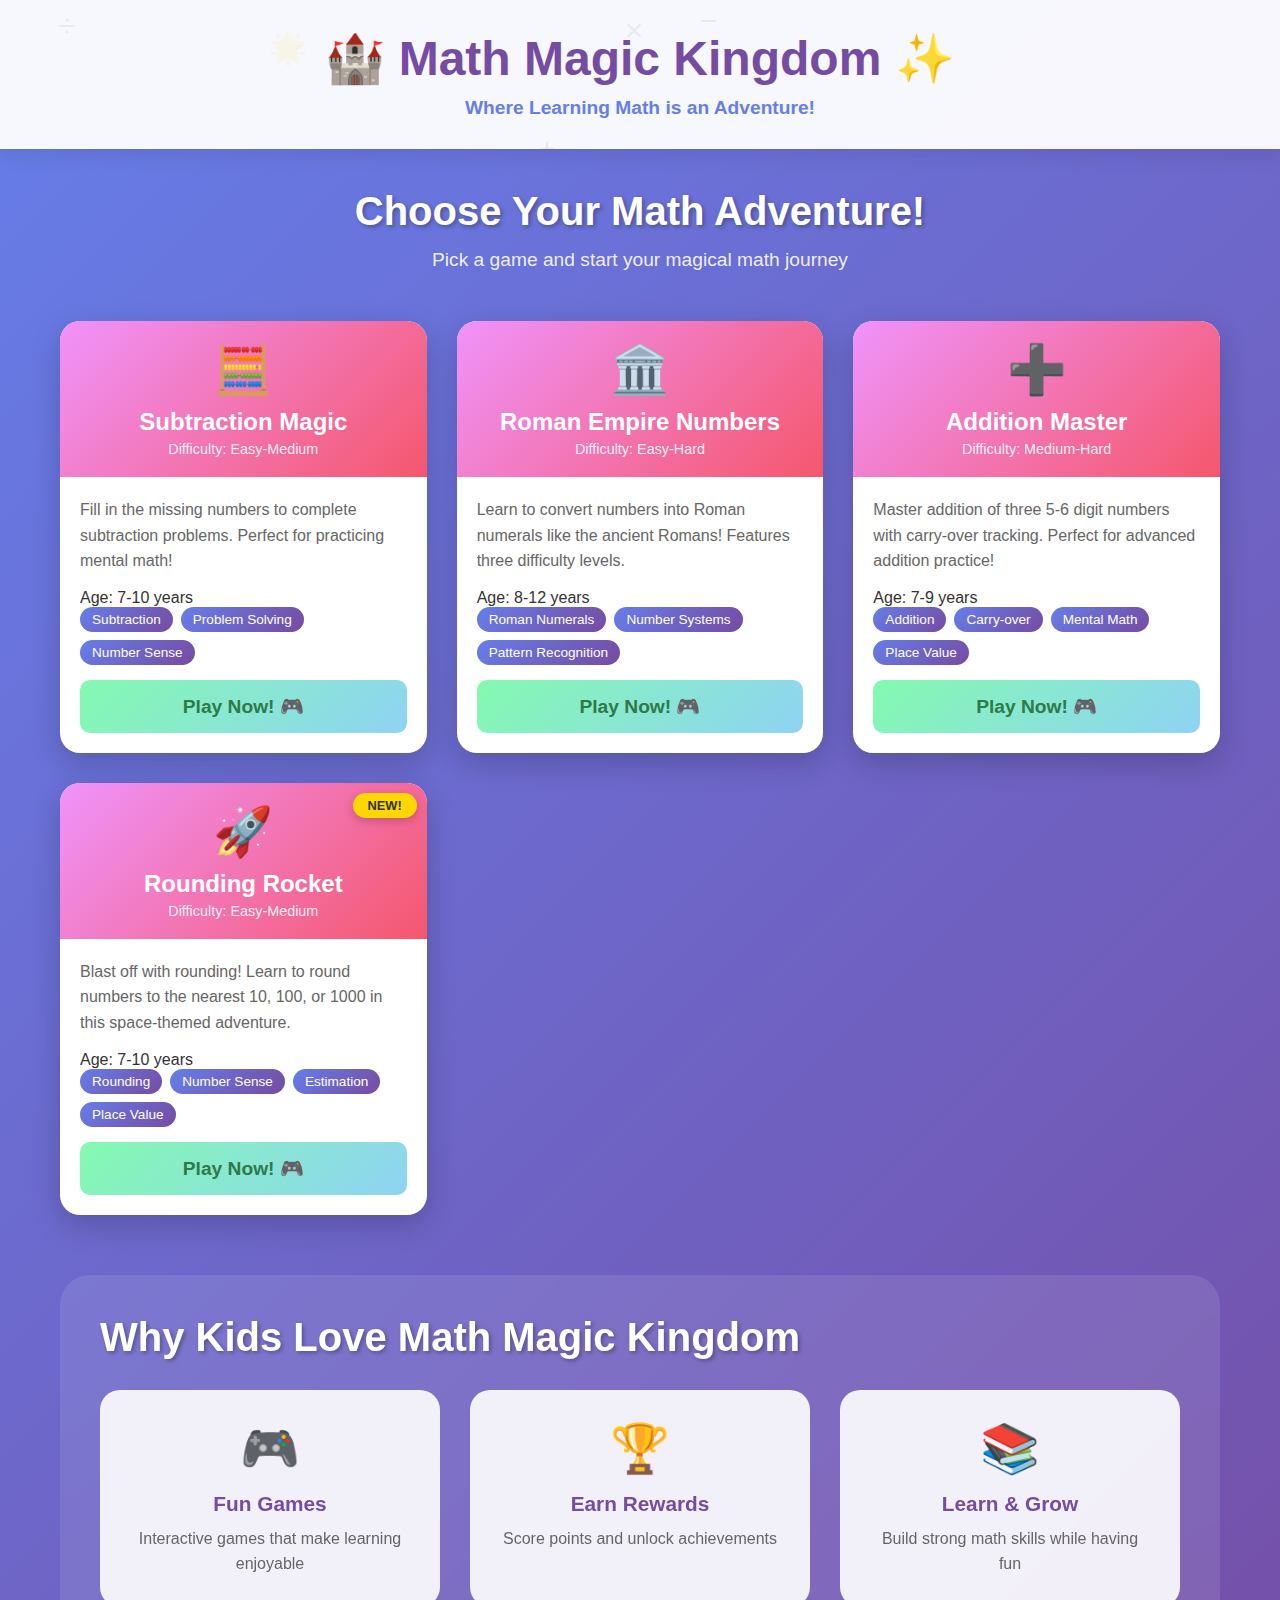
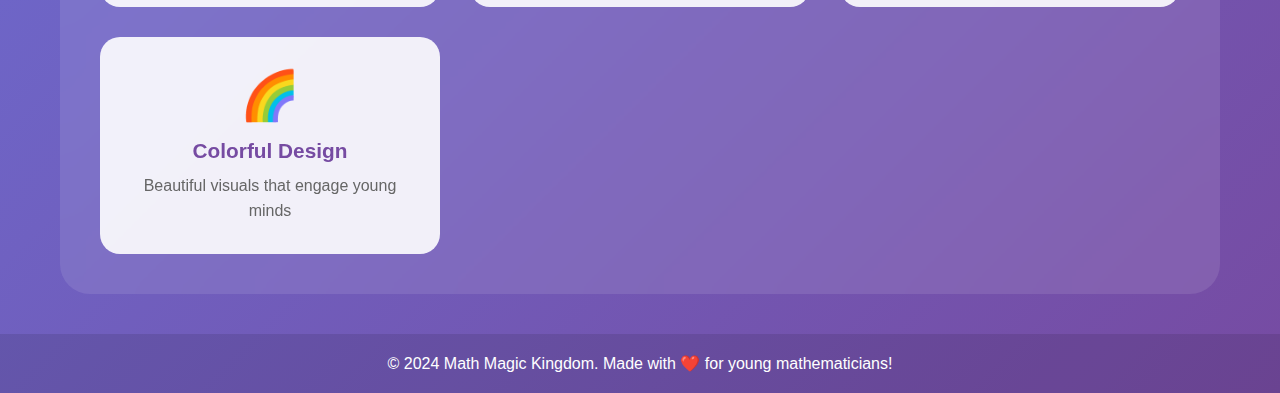
<file: index.html>
<!DOCTYPE html>
<html lang="en">
<head>
    <meta charset="UTF-8">
    <meta name="viewport" content="width=device-width, initial-scale=1.0">
    <title>Math Magic Kingdom - Fun Math Games for Kids</title>
    <link rel="stylesheet" href="styles.css">
</head>
<body>
    <div class="site-wrapper">
        <header class="main-header">
            <div class="header-content">
                <h1 class="site-title">
                    <span class="magic-icon">🏰</span>
                    Math Magic Kingdom
                    <span class="magic-icon">✨</span>
                </h1>
                <p class="site-tagline">Where Learning Math is an Adventure!</p>
            </div>
            <div class="floating-shapes">
                <div class="shape shape-1">+</div>
                <div class="shape shape-2">−</div>
                <div class="shape shape-3">×</div>
                <div class="shape shape-4">÷</div>
                <div class="shape shape-5">🌟</div>
            </div>
        </header>

        <main class="main-content">
            <section class="hero-section">
                <h2 class="section-title">Choose Your Math Adventure!</h2>
                <p class="section-subtitle">Pick a game and start your magical math journey</p>
            </section>

            <section class="games-gallery" id="gamesGallery">
                <!-- Games will be dynamically loaded here -->
            </section>

            <section class="features-section">
                <h2 class="section-title">Why Kids Love Math Magic Kingdom</h2>
                <div class="features-grid">
                    <div class="feature-card">
                        <div class="feature-icon">🎮</div>
                        <h3>Fun Games</h3>
                        <p>Interactive games that make learning enjoyable</p>
                    </div>
                    <div class="feature-card">
                        <div class="feature-icon">🏆</div>
                        <h3>Earn Rewards</h3>
                        <p>Score points and unlock achievements</p>
                    </div>
                    <div class="feature-card">
                        <div class="feature-icon">📚</div>
                        <h3>Learn & Grow</h3>
                        <p>Build strong math skills while having fun</p>
                    </div>
                    <div class="feature-card">
                        <div class="feature-icon">🌈</div>
                        <h3>Colorful Design</h3>
                        <p>Beautiful visuals that engage young minds</p>
                    </div>
                </div>
            </section>
        </main>

        <footer class="main-footer">
            <p>&copy; 2024 Math Magic Kingdom. Made with ❤️ for young mathematicians!</p>
        </footer>
    </div>

    <div id="gameModal" class="game-modal">
        <div class="modal-content">
            <button class="close-button" onclick="closeGame()">&times;</button>
            <iframe id="gameFrame" class="game-frame"></iframe>
        </div>
    </div>

    <script src="games-data.js"></script>
    <script src="main.js"></script>
</body>
</html>
</file>
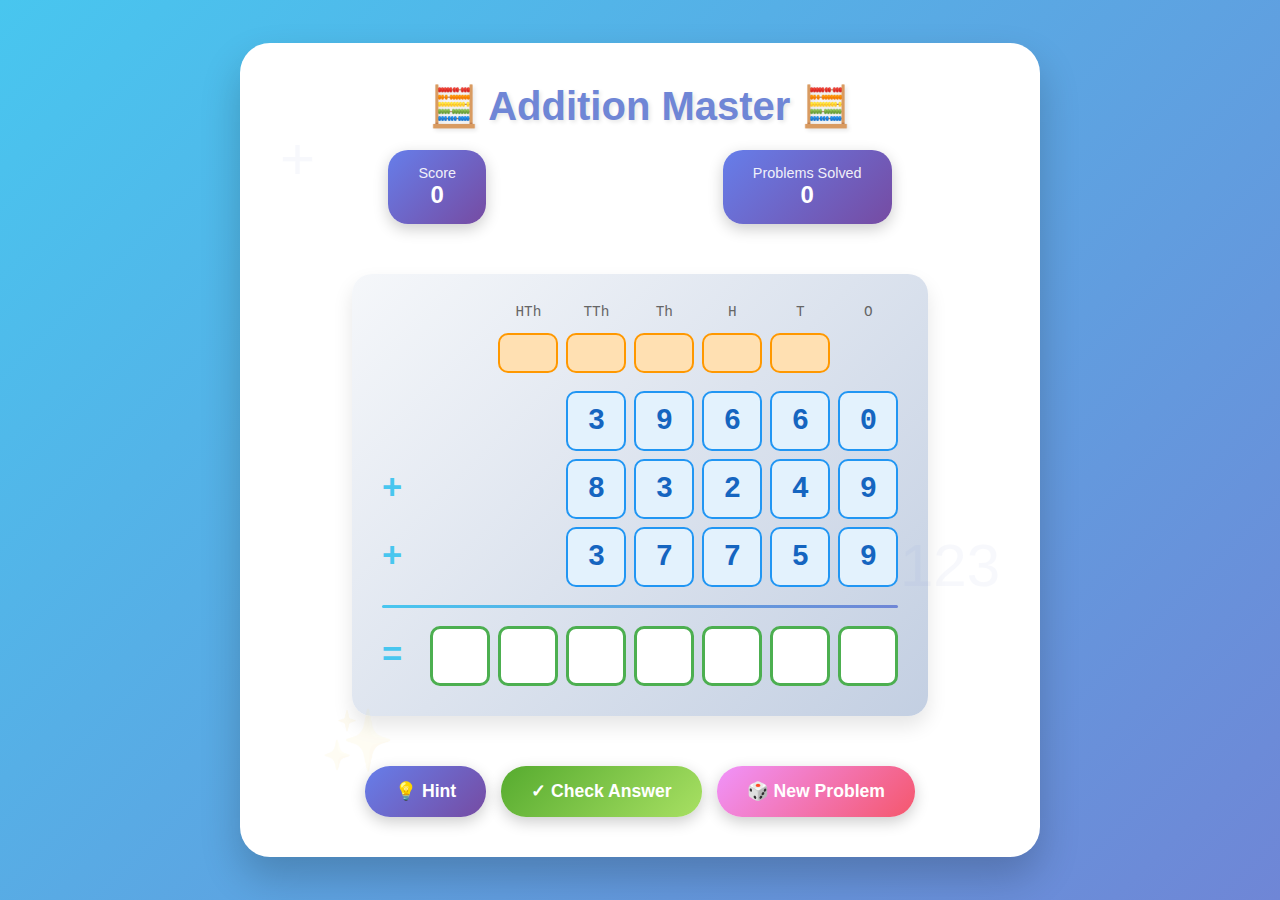
<file: games/addition-carry-game.html>
<!DOCTYPE html>
<html lang="en">
<head>
    <meta charset="UTF-8">
    <meta name="viewport" content="width=device-width, initial-scale=1.0">
    <title>Addition Master with Carry</title>
    <style>
        * {
            margin: 0;
            padding: 0;
            box-sizing: border-box;
        }

        body {
            font-family: 'Comic Sans MS', 'Arial', sans-serif;
            background: linear-gradient(135deg, #48c6ef 0%, #6f86d6 100%);
            min-height: 100vh;
            display: flex;
            justify-content: center;
            align-items: center;
            padding: 20px;
        }

        .game-container {
            background: white;
            border-radius: 30px;
            padding: 40px;
            box-shadow: 0 20px 40px rgba(0, 0, 0, 0.2);
            max-width: 800px;
            width: 100%;
            text-align: center;
            position: relative;
            overflow: hidden;
        }

        .math-decoration {
            position: absolute;
            font-size: 60px;
            opacity: 0.05;
            color: #6f86d6;
            animation: float 20s infinite ease-in-out;
        }

        .decoration-1 { top: 10%; left: 5%; animation-delay: 0s; }
        .decoration-2 { top: 60%; right: 5%; animation-delay: 5s; }
        .decoration-3 { bottom: 10%; left: 10%; animation-delay: 10s; }

        @keyframes float {
            0%, 100% { transform: translateY(0) rotate(0deg); }
            25% { transform: translateY(-20px) rotate(10deg); }
            50% { transform: translateY(0) rotate(-10deg); }
            75% { transform: translateY(20px) rotate(5deg); }
        }

        h1 {
            color: #6f86d6;
            font-size: 2.5em;
            margin-bottom: 20px;
            text-shadow: 2px 2px 4px rgba(0, 0, 0, 0.1);
            position: relative;
            z-index: 1;
        }

        .score-section {
            display: flex;
            justify-content: space-around;
            margin-bottom: 30px;
            gap: 20px;
        }

        .score-box {
            background: linear-gradient(135deg, #667eea 0%, #764ba2 100%);
            color: white;
            padding: 15px 30px;
            border-radius: 20px;
            box-shadow: 0 5px 15px rgba(0, 0, 0, 0.2);
        }

        .score-label {
            font-size: 0.9em;
            opacity: 0.9;
        }

        .score-value {
            font-size: 1.5em;
            font-weight: bold;
        }

        .addition-problem {
            background: linear-gradient(135deg, #f5f7fa 0%, #c3cfe2 100%);
            border-radius: 20px;
            padding: 30px;
            margin: 20px auto;
            box-shadow: 0 10px 20px rgba(0, 0, 0, 0.1);
            display: inline-block;
        }

        .problem-grid {
            display: grid;
            grid-template-columns: auto repeat(7, 60px);
            gap: 8px;
            align-items: center;
            font-family: 'Courier New', monospace;
            font-size: 1.8em;
        }

        .carry-row {
            grid-column: 2 / -1;
            display: grid;
            grid-template-columns: repeat(7, 60px);
            gap: 8px;
            margin-bottom: 10px;
        }

        .carry-box {
            width: 60px;
            height: 40px;
            background: #ffe0b2;
            border: 2px solid #ff9800;
            border-radius: 10px;
            font-size: 0.8em;
            text-align: center;
            padding: 5px;
            color: #e65100;
            font-weight: bold;
        }

        .carry-input {
            width: 100%;
            height: 100%;
            border: none;
            background: transparent;
            text-align: center;
            font-size: 1.2em;
            color: #e65100;
            font-weight: bold;
            outline: none;
        }

        .place-label {
            font-size: 0.5em;
            color: #666;
            text-align: center;
            grid-column: 2 / -1;
            display: grid;
            grid-template-columns: repeat(7, 60px);
            gap: 8px;
            margin-bottom: 5px;
        }

        .number-row {
            display: contents;
        }

        .operator {
            font-size: 1.2em;
            color: #48c6ef;
            font-weight: bold;
            text-align: right;
            padding-right: 20px;
        }

        .digit-box {
            width: 60px;
            height: 60px;
            background: #e3f2fd;
            border: 2px solid #2196f3;
            border-radius: 10px;
            display: flex;
            align-items: center;
            justify-content: center;
            font-weight: bold;
            color: #1565c0;
            transition: all 0.3s ease;
        }

        .result-input {
            width: 60px;
            height: 60px;
            background: white;
            border: 3px solid #4caf50;
            border-radius: 10px;
            text-align: center;
            font-size: 1.5em;
            font-weight: bold;
            color: #2e7d32;
            transition: all 0.3s ease;
        }

        .result-input:focus {
            outline: none;
            transform: scale(1.1);
            box-shadow: 0 0 15px rgba(76, 175, 80, 0.5);
        }

        .divider {
            grid-column: 1 / -1;
            height: 3px;
            background: linear-gradient(90deg, #48c6ef 0%, #6f86d6 100%);
            margin: 10px 0;
            border-radius: 3px;
        }

        .result-row {
            display: contents;
        }

        .buttons-container {
            display: flex;
            gap: 15px;
            justify-content: center;
            margin-top: 30px;
            flex-wrap: wrap;
        }

        button {
            background: linear-gradient(135deg, #667eea 0%, #764ba2 100%);
            color: white;
            border: none;
            padding: 15px 30px;
            font-size: 1.1em;
            border-radius: 25px;
            cursor: pointer;
            transition: all 0.3s ease;
            box-shadow: 0 5px 15px rgba(0, 0, 0, 0.2);
            font-weight: bold;
        }

        button:hover {
            transform: translateY(-3px);
            box-shadow: 0 8px 20px rgba(0, 0, 0, 0.3);
        }

        button:active {
            transform: translateY(-1px);
        }

        button:disabled {
            background: #ccc;
            cursor: not-allowed;
            transform: none;
        }

        .check-btn {
            background: linear-gradient(135deg, #56ab2f 0%, #a8e063 100%);
        }

        .new-btn {
            background: linear-gradient(135deg, #f093fb 0%, #f5576c 100%);
        }

        .message {
            font-size: 1.3em;
            margin: 20px 0;
            padding: 15px;
            border-radius: 15px;
            font-weight: bold;
            animation: slideIn 0.5s ease-out;
        }

        @keyframes slideIn {
            from {
                opacity: 0;
                transform: translateY(-20px);
            }
            to {
                opacity: 1;
                transform: translateY(0);
            }
        }

        .correct {
            background: linear-gradient(135deg, #11998e 0%, #38ef7d 100%);
            color: white;
        }

        .incorrect {
            background: linear-gradient(135deg, #eb3349 0%, #f45c43 100%);
            color: white;
        }

        .confetti {
            position: absolute;
            width: 10px;
            height: 10px;
            background: #f0f;
            animation: confetti-fall 3s linear;
        }

        @keyframes confetti-fall {
            0% {
                transform: translateY(-100vh) rotate(0deg);
                opacity: 1;
            }
            100% {
                transform: translateY(100vh) rotate(720deg);
                opacity: 0;
            }
        }

        .hint {
            background: linear-gradient(135deg, #f7b733 0%, #fc4a1a 100%);
            color: white;
            padding: 10px 20px;
            border-radius: 15px;
            margin: 15px 0;
            font-size: 0.9em;
            display: none;
        }

        @media (max-width: 700px) {
            .problem-grid {
                grid-template-columns: auto repeat(7, 40px);
                font-size: 1.4em;
                gap: 5px;
            }
            
            .digit-box, .result-input, .carry-box {
                width: 40px;
                height: 40px;
            }
            
            .carry-row, .place-label {
                grid-template-columns: repeat(7, 40px);
                gap: 5px;
            }
            
            h1 {
                font-size: 2em;
            }
        }
    </style>
</head>
<body>
    <div class="game-container">
        <div class="math-decoration decoration-1">+</div>
        <div class="math-decoration decoration-2">123</div>
        <div class="math-decoration decoration-3">✨</div>
        
        <h1>🧮 Addition Master 🧮</h1>
        
        <div class="score-section">
            <div class="score-box">
                <div class="score-label">Score</div>
                <div class="score-value" id="score">0</div>
            </div>
            <div class="score-box">
                <div class="score-label">Problems Solved</div>
                <div class="score-value" id="solved">0</div>
            </div>
        </div>
        
        <div class="addition-problem">
            <div class="problem-grid">
                <!-- Place value labels -->
                <div></div>
                <div class="place-label">
                    <div style="visibility: hidden;">M</div>
                    <div>HTh</div>
                    <div>TTh</div>
                    <div>Th</div>
                    <div>H</div>
                    <div>T</div>
                    <div>O</div>
                </div>
                
                <!-- Carry row -->
                <div></div>
                <div class="carry-row" id="carryRow">
                    <!-- Carry boxes will be generated here -->
                </div>
                
                <!-- First number -->
                <div class="operator"></div>
                <div id="number1" class="number-row">
                    <!-- Digits will be generated here -->
                </div>
                
                <!-- Second number -->
                <div class="operator">+</div>
                <div id="number2" class="number-row">
                    <!-- Digits will be generated here -->
                </div>
                
                <!-- Third number -->
                <div class="operator">+</div>
                <div id="number3" class="number-row">
                    <!-- Digits will be generated here -->
                </div>
                
                <!-- Divider -->
                <div class="divider"></div>
                
                <!-- Result -->
                <div class="operator">=</div>
                <div id="result" class="result-row">
                    <!-- Result inputs will be generated here -->
                </div>
            </div>
        </div>
        
        <div class="hint" id="hint">
            💡 Remember: Start adding from the ones place (rightmost column). If the sum is 10 or more, write the ones digit and carry the tens digit to the next column!
        </div>
        
        <div id="message"></div>
        
        <div class="buttons-container">
            <button onclick="showHint()">💡 Hint</button>
            <button class="check-btn" onclick="checkAnswer()" id="checkBtn">✓ Check Answer</button>
            <button class="new-btn" onclick="newProblem()">🎲 New Problem</button>
        </div>
    </div>

    <script>
        let currentProblem = {
            num1: 0,
            num2: 0,
            num3: 0,
            sum: 0,
            carries: []
        };
        let score = 0;
        let solved = 0;

        function generateNumber(digits) {
            const min = Math.pow(10, digits - 1);
            const max = Math.pow(10, digits) - 1;
            return Math.floor(Math.random() * (max - min + 1)) + min;
        }

        function calculateAdditionWithCarries(num1, num2, num3) {
            const str1 = num1.toString().padStart(6, '0');
            const str2 = num2.toString().padStart(6, '0');
            const str3 = num3.toString().padStart(6, '0');
            
            let carry = 0;
            let carries = [];
            let result = '';
            
            // Process from right to left
            for (let i = 5; i >= 0; i--) {
                const digit1 = parseInt(str1[i]);
                const digit2 = parseInt(str2[i]);
                const digit3 = parseInt(str3[i]);
                const sum = digit1 + digit2 + digit3 + carry;
                
                if (i > 0) { // Not the leftmost digit
                    carries[i - 1] = Math.floor(sum / 10);
                    carry = carries[i - 1];
                } else {
                    carry = 0;
                }
                
                result = (sum % 10) + result;
            }
            
            // Add final carry if exists
            if (carry > 0) {
                result = carry + result;
            }
            
            return {
                sum: parseInt(result),
                carries: carries
            };
        }

        function displayProblem() {
            // Generate numbers (5-6 digits)
            const digits = Math.random() < 0.5 ? 5 : 6;
            currentProblem.num1 = generateNumber(digits);
            currentProblem.num2 = generateNumber(digits);
            currentProblem.num3 = generateNumber(digits);
            
            const calculation = calculateAdditionWithCarries(
                currentProblem.num1,
                currentProblem.num2,
                currentProblem.num3
            );
            
            currentProblem.sum = calculation.sum;
            currentProblem.carries = calculation.carries;
            
            // Display carry boxes
            const carryRow = document.getElementById('carryRow');
            carryRow.innerHTML = '';
            for (let i = 0; i < 7; i++) {
                const carryBox = document.createElement('div');
                carryBox.className = 'carry-box';
                if (i > 0 && i < 6) { // Carry boxes for columns 1-5 (0-indexed)
                    const input = document.createElement('input');
                    input.type = 'text';
                    input.className = 'carry-input';
                    input.maxLength = 1;
                    input.dataset.position = i - 1; // Adjust position for carry calculation
                    input.addEventListener('input', handleCarryInput);
                    carryBox.appendChild(input);
                } else {
                    carryBox.style.visibility = 'hidden';
                }
                carryRow.appendChild(carryBox);
            }
            
            // Display numbers
            displayNumber('number1', currentProblem.num1);
            displayNumber('number2', currentProblem.num2);
            displayNumber('number3', currentProblem.num3);
            
            // Display result inputs
            const resultDiv = document.getElementById('result');
            resultDiv.innerHTML = '';
            const resultStr = currentProblem.sum.toString();
            
            // Always show 7 digits for result (6 digits + potential carry)
            const numDigits = 7;
            
            for (let i = 0; i < numDigits; i++) {
                const input = document.createElement('input');
                input.type = 'text';
                input.className = 'result-input';
                input.maxLength = 1;
                input.dataset.position = i;
                input.addEventListener('input', handleResultInput);
                resultDiv.appendChild(input);
            }
            
            // Clear message
            document.getElementById('message').innerHTML = '';
            document.getElementById('hint').style.display = 'none';
        }

        function displayNumber(elementId, number) {
            const container = document.getElementById(elementId);
            container.innerHTML = '';
            const numberStr = number.toString();
            const paddingNeeded = 7 - numberStr.length; // Pad to 7 digits now
            
            // Add empty boxes for padding (including extra space for potential carry)
            for (let i = 0; i < paddingNeeded; i++) {
                const box = document.createElement('div');
                box.className = 'digit-box';
                box.textContent = '';
                box.style.visibility = 'hidden'; // Keep the space but hide the box
                container.appendChild(box);
            }
            
            // Add the actual digits
            numberStr.split('').forEach(digit => {
                const box = document.createElement('div');
                box.className = 'digit-box';
                box.textContent = digit;
                container.appendChild(box);
            });
        }

        function handleCarryInput(event) {
            const input = event.target;
            input.value = input.value.replace(/[^0-9]/g, '');
            
            // Auto-focus next input
            if (input.value && input.dataset.position > 0) {
                const nextPos = parseInt(input.dataset.position) - 1;
                const nextInput = document.querySelector(`.carry-input[data-position="${nextPos}"]`);
                if (nextInput) nextInput.focus();
            }
        }

        function handleResultInput(event) {
            const input = event.target;
            input.value = input.value.replace(/[^0-9]/g, '');
            
            // Auto-focus next input
            if (input.value) {
                const allInputs = document.querySelectorAll('.result-input');
                const currentIndex = Array.from(allInputs).indexOf(input);
                if (currentIndex < allInputs.length - 1) {
                    allInputs[currentIndex + 1].focus();
                }
            }
        }

        function checkAnswer() {
            let correct = true;
            const messageDiv = document.getElementById('message');
            
            // Check carries
            const carryInputs = document.querySelectorAll('.carry-input');
            carryInputs.forEach((input, index) => {
                const expectedCarry = currentProblem.carries[index] || 0;
                const userCarry = parseInt(input.value) || 0;
                
                if (userCarry !== expectedCarry) {
                    correct = false;
                    input.style.backgroundColor = '#ffcdd2';
                } else if (expectedCarry > 0) {
                    input.style.backgroundColor = '#c8e6c9';
                }
            });
            
            // Check result
            const resultInputs = document.querySelectorAll('.result-input');
            const userAnswer = Array.from(resultInputs).map(input => input.value).join('').replace(/^0+/, '') || '0';
            const correctAnswer = currentProblem.sum.toString();
            
            if (userAnswer === correctAnswer && correct) {
                score += 10;
                solved++;
                messageDiv.innerHTML = '<div class="message correct">🎉 Excellent! Perfect addition with carries! 🎉</div>';
                createConfetti();
                updateScore();
                document.getElementById('checkBtn').disabled = true;
            } else {
                messageDiv.innerHTML = '<div class="message incorrect">Not quite right. Check your carries and try again!</div>';
                
                // Highlight incorrect result digits
                resultInputs.forEach((input, index) => {
                    if (input.value !== correctAnswer[index]) {
                        input.style.backgroundColor = '#ffcdd2';
                    } else {
                        input.style.backgroundColor = '#c8e6c9';
                    }
                });
            }
        }

        function createConfetti() {
            const colors = ['#ff6b6b', '#4ecdc4', '#45b7d1', '#f9ca24', '#f0932b', '#eb4d4b', '#6ab04c'];
            
            for (let i = 0; i < 50; i++) {
                const confetti = document.createElement('div');
                confetti.className = 'confetti';
                confetti.style.left = Math.random() * 100 + '%';
                confetti.style.backgroundColor = colors[Math.floor(Math.random() * colors.length)];
                confetti.style.animationDelay = Math.random() * 3 + 's';
                confetti.style.animationDuration = (3 + Math.random() * 2) + 's';
                document.querySelector('.game-container').appendChild(confetti);
                
                setTimeout(() => confetti.remove(), 5000);
            }
        }

        function showHint() {
            const hint = document.getElementById('hint');
            hint.style.display = hint.style.display === 'none' ? 'block' : 'none';
        }

        function newProblem() {
            displayProblem();
            document.getElementById('checkBtn').disabled = false;
            
            // Reset styles
            document.querySelectorAll('input').forEach(input => {
                input.value = '';
                input.style.backgroundColor = '';
            });
        }

        function updateScore() {
            document.getElementById('score').textContent = score;
            document.getElementById('solved').textContent = solved;
        }

        // Initialize game
        newProblem();
    </script>
</body>
</html>
</file>
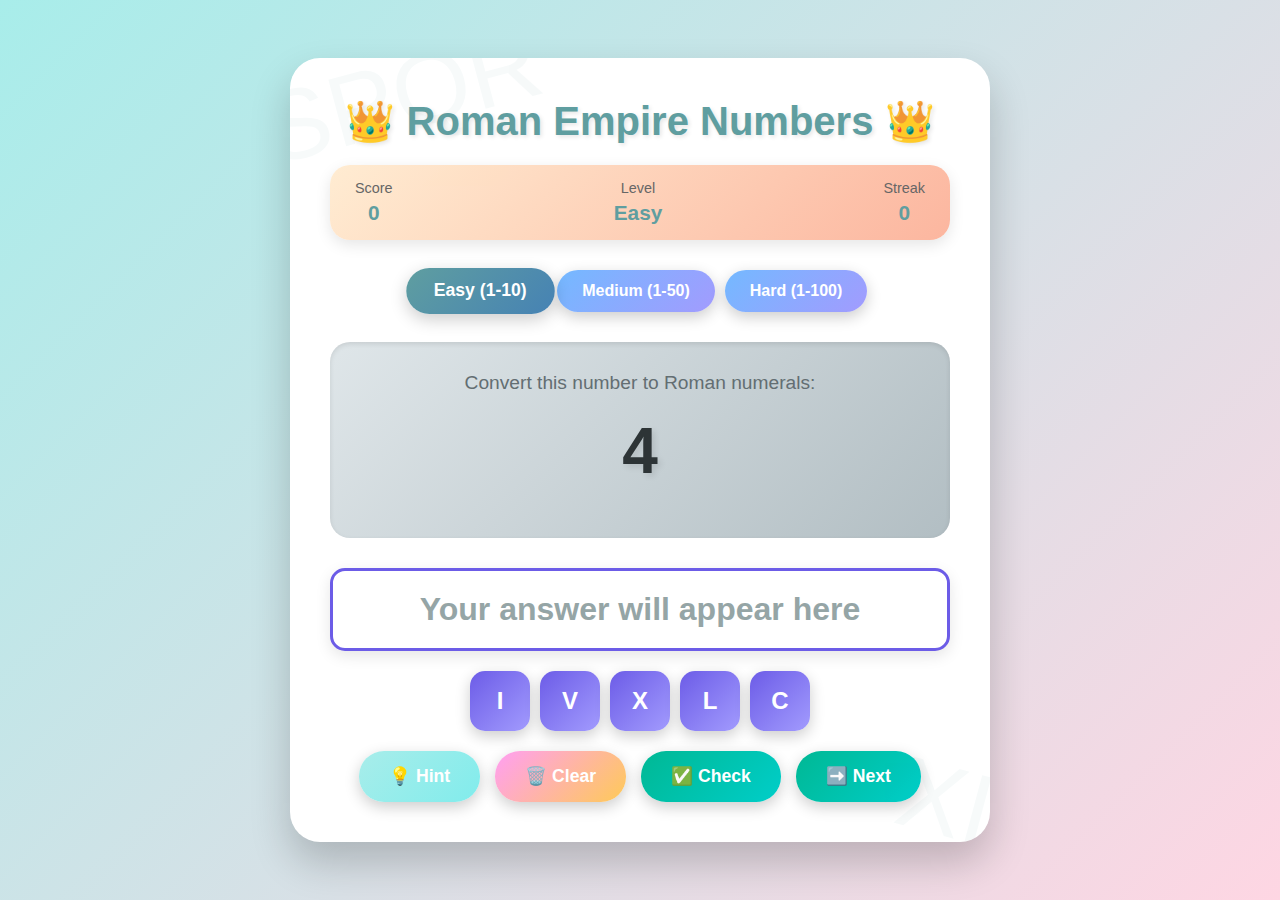
<file: games/roman-numerals-game.html>
<!DOCTYPE html>
<html lang="en">
<head>
    <meta charset="UTF-8">
    <meta name="viewport" content="width=device-width, initial-scale=1.0">
    <title>Roman Empire Numbers</title>
    <style>
        * {
            margin: 0;
            padding: 0;
            box-sizing: border-box;
        }

        body {
            font-family: 'Comic Sans MS', 'Arial', sans-serif;
            background: linear-gradient(135deg, #a8edea 0%, #fed6e3 100%);
            min-height: 100vh;
            display: flex;
            justify-content: center;
            align-items: center;
            padding: 20px;
        }

        .game-container {
            background: white;
            border-radius: 30px;
            padding: 40px;
            box-shadow: 0 20px 40px rgba(0, 0, 0, 0.2);
            max-width: 700px;
            width: 100%;
            text-align: center;
            position: relative;
            overflow: hidden;
        }

        .roman-decoration {
            position: absolute;
            font-size: 100px;
            opacity: 0.05;
            color: #5f9ea0;
            pointer-events: none;
        }

        .decoration-1 { top: -20px; left: -30px; transform: rotate(-15deg); }
        .decoration-2 { bottom: -20px; right: -30px; transform: rotate(15deg); }

        h1 {
            color: #5f9ea0;
            font-size: 2.5em;
            margin-bottom: 20px;
            text-shadow: 2px 2px 4px rgba(0, 0, 0, 0.1);
            position: relative;
            z-index: 1;
        }

        .emperor-icon {
            display: inline-block;
            animation: crown-bounce 2s ease-in-out infinite;
        }

        @keyframes crown-bounce {
            0%, 100% { transform: translateY(0) rotate(0deg); }
            25% { transform: translateY(-5px) rotate(-5deg); }
            75% { transform: translateY(-5px) rotate(5deg); }
        }

        .game-info {
            display: flex;
            justify-content: space-between;
            align-items: center;
            margin-bottom: 30px;
            background: linear-gradient(135deg, #ffecd2 0%, #fcb69f 100%);
            padding: 15px 25px;
            border-radius: 20px;
            box-shadow: 0 5px 15px rgba(0, 0, 0, 0.1);
        }

        .info-item {
            display: flex;
            flex-direction: column;
            align-items: center;
        }

        .info-label {
            font-size: 0.9em;
            color: #666;
            margin-bottom: 5px;
        }

        .info-value {
            font-size: 1.3em;
            font-weight: bold;
            color: #5f9ea0;
        }

        .difficulty-buttons {
            display: flex;
            gap: 10px;
            justify-content: center;
            margin-bottom: 30px;
            flex-wrap: wrap;
        }

        .difficulty-btn {
            background: linear-gradient(135deg, #74b9ff 0%, #a29bfe 100%);
            color: white;
            border: none;
            padding: 12px 25px;
            font-size: 1em;
            border-radius: 25px;
            cursor: pointer;
            transition: all 0.3s ease;
            box-shadow: 0 5px 15px rgba(0, 0, 0, 0.2);
            font-weight: bold;
        }

        .difficulty-btn:hover {
            transform: translateY(-3px);
            box-shadow: 0 8px 20px rgba(0, 0, 0, 0.3);
        }

        .difficulty-btn.active {
            background: linear-gradient(135deg, #5f9ea0 0%, #4682b4 100%);
            transform: scale(1.1);
        }

        .question-container {
            background: linear-gradient(135deg, #dfe6e9 0%, #b2bec3 100%);
            border-radius: 20px;
            padding: 30px;
            margin-bottom: 30px;
            box-shadow: inset 0 2px 5px rgba(0, 0, 0, 0.1);
        }

        .question-number {
            font-size: 4em;
            color: #2d3436;
            font-weight: bold;
            margin: 20px 0;
            text-shadow: 3px 3px 6px rgba(0, 0, 0, 0.1);
        }

        .roman-input-container {
            display: flex;
            justify-content: center;
            gap: 10px;
            margin: 20px 0;
            flex-wrap: wrap;
        }

        .roman-button {
            background: linear-gradient(135deg, #6c5ce7 0%, #a29bfe 100%);
            color: white;
            border: none;
            width: 60px;
            height: 60px;
            font-size: 1.5em;
            font-weight: bold;
            border-radius: 15px;
            cursor: pointer;
            transition: all 0.3s ease;
            box-shadow: 0 5px 15px rgba(0, 0, 0, 0.2);
        }

        .roman-button:hover {
            transform: translateY(-3px) scale(1.1);
            box-shadow: 0 8px 20px rgba(0, 0, 0, 0.3);
        }

        .roman-button:active {
            transform: translateY(-1px);
        }

        .answer-display {
            background: white;
            border: 3px solid #6c5ce7;
            border-radius: 15px;
            padding: 20px;
            margin: 20px 0;
            min-height: 80px;
            display: flex;
            align-items: center;
            justify-content: center;
            font-size: 2em;
            font-weight: bold;
            color: #2d3436;
            box-shadow: 0 5px 15px rgba(0, 0, 0, 0.1);
            position: relative;
        }

        .answer-display.correct {
            border-color: #00b894;
            background: linear-gradient(135deg, #55efc4 0%, #00b894 100%);
            color: white;
        }

        .answer-display.incorrect {
            border-color: #ee5a6f;
            background: linear-gradient(135deg, #f8b5c1 0%, #ee5a6f 100%);
            color: white;
            animation: shake 0.5s ease-in-out;
        }

        @keyframes shake {
            0%, 100% { transform: translateX(0); }
            25% { transform: translateX(-10px); }
            75% { transform: translateX(10px); }
        }

        .control-buttons {
            display: flex;
            gap: 15px;
            justify-content: center;
            margin-top: 20px;
            flex-wrap: wrap;
        }

        .control-btn {
            background: linear-gradient(135deg, #00b894 0%, #00cec9 100%);
            color: white;
            border: none;
            padding: 15px 30px;
            font-size: 1.1em;
            font-weight: bold;
            border-radius: 25px;
            cursor: pointer;
            transition: all 0.3s ease;
            box-shadow: 0 5px 15px rgba(0, 0, 0, 0.2);
        }

        .control-btn:hover {
            transform: translateY(-3px);
            box-shadow: 0 8px 20px rgba(0, 0, 0, 0.3);
        }

        .control-btn:disabled {
            background: #bdc3c7;
            cursor: not-allowed;
            transform: none;
        }

        .clear-btn {
            background: linear-gradient(135deg, #ff9ff3 0%, #feca57 100%);
        }

        .hint-btn {
            background: linear-gradient(135deg, #a8edea 0%, #81ecec 100%);
        }

        .message {
            font-size: 1.3em;
            margin: 20px 0;
            padding: 15px;
            border-radius: 15px;
            font-weight: bold;
            animation: slideIn 0.5s ease-out;
        }

        @keyframes slideIn {
            from {
                opacity: 0;
                transform: translateY(-20px);
            }
            to {
                opacity: 1;
                transform: translateY(0);
            }
        }

        .hint-container {
            background: linear-gradient(135deg, #ffecd2 0%, #fcb69f 100%);
            border-radius: 15px;
            padding: 15px;
            margin: 20px 0;
            font-size: 1.1em;
            color: #2d3436;
            display: none;
        }

        .roman-chart {
            display: grid;
            grid-template-columns: repeat(auto-fit, minmax(80px, 1fr));
            gap: 10px;
            margin-top: 10px;
        }

        .chart-item {
            background: white;
            padding: 10px;
            border-radius: 10px;
            box-shadow: 0 3px 10px rgba(0, 0, 0, 0.1);
        }

        .chart-roman {
            font-size: 1.5em;
            color: #5f9ea0;
            font-weight: bold;
        }

        .chart-number {
            font-size: 1em;
            color: #636e72;
        }

        .sparkles {
            position: absolute;
            pointer-events: none;
            width: 100%;
            height: 100%;
            top: 0;
            left: 0;
        }

        .sparkle {
            position: absolute;
            font-size: 20px;
            animation: sparkle-fall 1s ease-out forwards;
        }

        @keyframes sparkle-fall {
            0% {
                transform: translateY(0) rotate(0deg);
                opacity: 1;
            }
            100% {
                transform: translateY(50px) rotate(360deg);
                opacity: 0;
            }
        }

        @media (max-width: 600px) {
            h1 { font-size: 2em; }
            .question-number { font-size: 3em; }
            .roman-button { width: 50px; height: 50px; font-size: 1.2em; }
            .control-btn { padding: 12px 20px; font-size: 1em; }
        }
    </style>
</head>
<body>
    <div class="game-container">
        <div class="roman-decoration decoration-1">SPQR</div>
        <div class="roman-decoration decoration-2">XII</div>
        
        <h1><span class="emperor-icon">👑</span> Roman Empire Numbers <span class="emperor-icon">👑</span></h1>
        
        <div class="game-info">
            <div class="info-item">
                <span class="info-label">Score</span>
                <span class="info-value" id="score">0</span>
            </div>
            <div class="info-item">
                <span class="info-label">Level</span>
                <span class="info-value" id="level">Easy</span>
            </div>
            <div class="info-item">
                <span class="info-label">Streak</span>
                <span class="info-value" id="streak">0</span>
            </div>
        </div>
        
        <div class="difficulty-buttons">
            <button class="difficulty-btn active" onclick="setDifficulty('easy')">Easy (1-10)</button>
            <button class="difficulty-btn" onclick="setDifficulty('medium')">Medium (1-50)</button>
            <button class="difficulty-btn" onclick="setDifficulty('hard')">Hard (1-100)</button>
        </div>
        
        <div class="question-container">
            <p style="font-size: 1.2em; color: #636e72; margin-bottom: 10px;">Convert this number to Roman numerals:</p>
            <div class="question-number" id="questionNumber">5</div>
        </div>
        
        <div class="answer-display" id="answerDisplay">
            <span id="answerText">Your answer will appear here</span>
            <div class="sparkles" id="sparkles"></div>
        </div>
        
        <div class="roman-input-container">
            <button class="roman-button" onclick="addRoman('I')">I</button>
            <button class="roman-button" onclick="addRoman('V')">V</button>
            <button class="roman-button" onclick="addRoman('X')">X</button>
            <button class="roman-button" onclick="addRoman('L')">L</button>
            <button class="roman-button" onclick="addRoman('C')">C</button>
        </div>
        
        <div class="control-buttons">
            <button class="control-btn hint-btn" onclick="showHint()">💡 Hint</button>
            <button class="control-btn clear-btn" onclick="clearAnswer()">🗑️ Clear</button>
            <button class="control-btn" onclick="checkAnswer()">✅ Check</button>
            <button class="control-btn" onclick="nextQuestion()">➡️ Next</button>
        </div>
        
        <div class="hint-container" id="hintContainer">
            <p><strong>Roman Numeral Guide:</strong></p>
            <div class="roman-chart">
                <div class="chart-item">
                    <div class="chart-roman">I</div>
                    <div class="chart-number">1</div>
                </div>
                <div class="chart-item">
                    <div class="chart-roman">V</div>
                    <div class="chart-number">5</div>
                </div>
                <div class="chart-item">
                    <div class="chart-roman">X</div>
                    <div class="chart-number">10</div>
                </div>
                <div class="chart-item">
                    <div class="chart-roman">L</div>
                    <div class="chart-number">50</div>
                </div>
                <div class="chart-item">
                    <div class="chart-roman">C</div>
                    <div class="chart-number">100</div>
                </div>
            </div>
            <p style="margin-top: 10px; font-size: 0.9em;">Remember: Smaller values before larger values means subtraction (IV = 4)</p>
        </div>
        
        <div id="message"></div>
    </div>

    <script>
        let currentNumber = 5;
        let currentAnswer = '';
        let score = 0;
        let streak = 0;
        let difficulty = 'easy';
        let difficulties = {
            easy: { min: 1, max: 10, name: 'Easy' },
            medium: { min: 1, max: 50, name: 'Medium' },
            hard: { min: 1, max: 100, name: 'Hard' }
        };

        function toRoman(num) {
            const romanNumerals = [
                { value: 100, numeral: 'C' },
                { value: 90, numeral: 'XC' },
                { value: 50, numeral: 'L' },
                { value: 40, numeral: 'XL' },
                { value: 10, numeral: 'X' },
                { value: 9, numeral: 'IX' },
                { value: 5, numeral: 'V' },
                { value: 4, numeral: 'IV' },
                { value: 1, numeral: 'I' }
            ];

            let result = '';
            for (const { value, numeral } of romanNumerals) {
                while (num >= value) {
                    result += numeral;
                    num -= value;
                }
            }
            return result;
        }

        function generateQuestion() {
            const diff = difficulties[difficulty];
            currentNumber = Math.floor(Math.random() * (diff.max - diff.min + 1)) + diff.min;
            document.getElementById('questionNumber').textContent = currentNumber;
            clearAnswer();
            document.getElementById('message').innerHTML = '';
            document.getElementById('hintContainer').style.display = 'none';
        }

        function addRoman(numeral) {
            currentAnswer += numeral;
            updateAnswerDisplay();
            
            // Add click animation
            const display = document.getElementById('answerDisplay');
            display.style.transform = 'scale(1.05)';
            setTimeout(() => {
                display.style.transform = 'scale(1)';
            }, 100);
        }

        function updateAnswerDisplay() {
            const answerText = document.getElementById('answerText');
            if (currentAnswer === '') {
                answerText.textContent = 'Your answer will appear here';
                answerText.style.color = '#95a5a6';
            } else {
                answerText.textContent = currentAnswer;
                answerText.style.color = '#2d3436';
            }
        }

        function clearAnswer() {
            currentAnswer = '';
            updateAnswerDisplay();
            const display = document.getElementById('answerDisplay');
            display.className = 'answer-display';
        }

        function checkAnswer() {
            const correctAnswer = toRoman(currentNumber);
            const display = document.getElementById('answerDisplay');
            const messageDiv = document.getElementById('message');
            
            if (currentAnswer === correctAnswer) {
                display.className = 'answer-display correct';
                score += 10;
                streak++;
                messageDiv.innerHTML = '<div class="message" style="color: #00b894;">🎉 Excellent! That\'s correct! 🎉</div>';
                createSparkles();
                updateScore();
            } else {
                display.className = 'answer-display incorrect';
                streak = 0;
                messageDiv.innerHTML = `<div class="message" style="color: #d63031;">😔 Not quite. The answer is ${correctAnswer}</div>`;
                updateScore();
            }
        }

        function createSparkles() {
            const sparklesContainer = document.getElementById('sparkles');
            sparklesContainer.innerHTML = '';
            
            const sparkleEmojis = ['✨', '⭐', '🌟', '💫', '🏆'];
            for (let i = 0; i < 10; i++) {
                const sparkle = document.createElement('div');
                sparkle.className = 'sparkle';
                sparkle.textContent = sparkleEmojis[Math.floor(Math.random() * sparkleEmojis.length)];
                sparkle.style.left = Math.random() * 100 + '%';
                sparkle.style.animationDelay = Math.random() * 0.5 + 's';
                sparklesContainer.appendChild(sparkle);
            }
        }

        function nextQuestion() {
            generateQuestion();
        }

        function setDifficulty(level) {
            difficulty = level;
            document.querySelectorAll('.difficulty-btn').forEach(btn => btn.classList.remove('active'));
            event.target.classList.add('active');
            document.getElementById('level').textContent = difficulties[level].name;
            generateQuestion();
        }

        function showHint() {
            const hintContainer = document.getElementById('hintContainer');
            hintContainer.style.display = hintContainer.style.display === 'none' ? 'block' : 'none';
        }

        function updateScore() {
            document.getElementById('score').textContent = score;
            document.getElementById('streak').textContent = streak;
        }

        // Initialize game
        generateQuestion();
    </script>
</body>
</html>
</file>
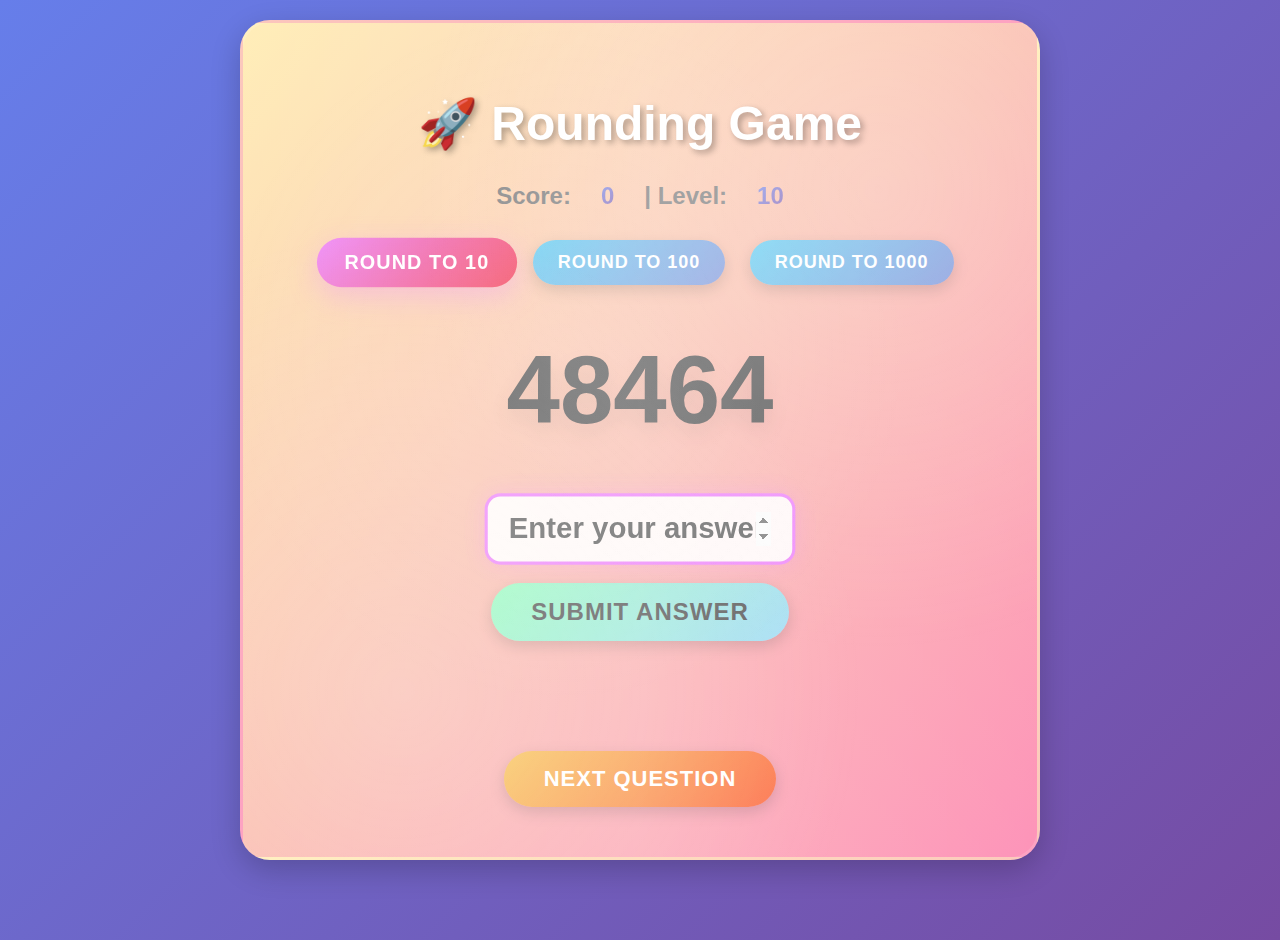
<file: games/rounding-game.html>
<!DOCTYPE html>
<html>
<head>
    <meta charset="UTF-8">
    <title>Rounding Game</title>
    <style>
        body {
            font-family: 'Comic Sans MS', 'Arial', sans-serif;
            max-width: 800px;
            margin: 0 auto;
            padding: 20px;
            background: linear-gradient(135deg, #667eea 0%, #764ba2 100%);
            min-height: 100vh;
        }
        .container {
            background: linear-gradient(135deg, #ffeaa7 0%, #fab1a0 50%, #fd79a8 100%);
            padding: 40px;
            border-radius: 30px;
            box-shadow: 0 10px 30px rgba(0, 0, 0, 0.2);
            text-align: center;
            position: relative;
            overflow: hidden;
            border: 3px solid rgba(255, 255, 255, 0.3);
        }
        .container::before {
            content: '';
            position: absolute;
            top: -50%;
            right: -50%;
            width: 200%;
            height: 200%;
            background: linear-gradient(45deg, transparent, rgba(255, 255, 255, 0.3), transparent);
            transform: rotate(45deg);
            animation: shimmer 3s infinite;
        }
        .container::after {
            content: '';
            position: absolute;
            top: 0;
            left: 0;
            right: 0;
            bottom: 0;
            background: 
                radial-gradient(circle at 20% 80%, rgba(255, 255, 255, 0.2) 0%, transparent 50%),
                radial-gradient(circle at 80% 20%, rgba(255, 255, 255, 0.2) 0%, transparent 50%),
                radial-gradient(circle at 40% 40%, rgba(255, 255, 255, 0.1) 0%, transparent 50%);
            pointer-events: none;
        }
        @keyframes shimmer {
            0% { transform: translateX(-100%) translateY(-100%) rotate(45deg); }
            100% { transform: translateX(100%) translateY(100%) rotate(45deg); }
        }
        h1 {
            color: white;
            font-size: 48px;
            margin-bottom: 30px;
            text-shadow: 3px 3px 6px rgba(0,0,0,0.3);
            position: relative;
            z-index: 1;
        }
        .stats {
            margin: 20px 0;
            font-size: 24px;
            color: #666;
            font-weight: bold;
            display: flex;
            justify-content: center;
            gap: 30px;
        }
        .stats span {
            background: linear-gradient(135deg, #667eea 0%, #764ba2 100%);
            -webkit-background-clip: text;
            -webkit-text-fill-color: transparent;
            background-clip: text;
        }
        .number {
            font-size: 96px;
            color: #333;
            margin: 40px 0;
            font-weight: bold;
            animation: floating 3s ease-in-out infinite;
            text-shadow: 0 10px 20px rgba(0, 0, 0, 0.1);
        }
        @keyframes floating {
            0%, 100% { transform: translateY(0px); }
            50% { transform: translateY(-10px); }
        }
        button {
            font-size: 20px;
            padding: 15px 30px;
            margin: 10px;
            border: none;
            border-radius: 50px;
            cursor: pointer;
            background: linear-gradient(135deg, #667eea 0%, #764ba2 100%);
            color: white;
            font-weight: bold;
            transition: all 0.3s ease;
            box-shadow: 0 5px 15px rgba(0, 0, 0, 0.2);
            text-transform: uppercase;
            letter-spacing: 1px;
        }
        button:hover {
            transform: translateY(-3px);
            box-shadow: 0 8px 20px rgba(0, 0, 0, 0.3);
        }
        .level-btn {
            background: linear-gradient(135deg, #48c6ef 0%, #6f86d6 100%);
            font-size: 18px;
            padding: 12px 25px;
        }
        .answer-btn {
            font-size: 24px;
            padding: 15px 40px;
            margin: 10px;
            background: linear-gradient(135deg, #84fab0 0%, #8fd3f4 100%);
            color: #333;
            font-weight: bold;
        }
        .answer-btn:hover {
            transform: scale(1.05);
            box-shadow: 0 8px 25px rgba(0, 0, 0, 0.3);
        }
        .answer-btn:disabled {
            cursor: not-allowed;
            opacity: 0.5;
            background: #ccc;
        }
        #message {
            font-size: 24px;
            margin: 20px auto;
            padding: 20px;
            border-radius: 20px;
            font-weight: bold;
            max-width: 500px;
            animation: bounceIn 0.5s ease-out;
        }
        @keyframes bounceIn {
            0% {
                opacity: 0;
                transform: scale(0.3);
            }
            50% {
                transform: scale(1.05);
            }
            70% {
                transform: scale(0.9);
            }
            100% {
                opacity: 1;
                transform: scale(1);
            }
        }
        .correct {
            background: linear-gradient(135deg, #11998e 0%, #38ef7d 100%);
            color: white;
            box-shadow: 0 5px 15px rgba(17, 153, 142, 0.3);
        }
        .wrong {
            background: linear-gradient(135deg, #eb3349 0%, #f45c43 100%);
            color: white;
            box-shadow: 0 5px 15px rgba(235, 51, 73, 0.3);
        }
        .active {
            background: linear-gradient(135deg, #f093fb 0%, #f5576c 100%) !important;
            transform: scale(1.1);
            box-shadow: 0 8px 25px rgba(240, 147, 251, 0.4) !important;
        }
        input[type="number"] {
            font-size: 28px;
            padding: 15px 20px;
            margin: 10px;
            border: 3px solid #667eea;
            border-radius: 15px;
            text-align: center;
            width: 250px;
            font-weight: bold;
            color: #333;
            background: rgba(255, 255, 255, 0.9);
            transition: all 0.3s ease;
        }
        input[type="number"]:focus {
            outline: none;
            border-color: #f093fb;
            box-shadow: 0 0 20px rgba(240, 147, 251, 0.3);
            transform: scale(1.05);
        }
        .sparkle {
            position: absolute;
            width: 4px;
            height: 4px;
            background: #ffd700;
            border-radius: 50%;
            animation: sparkle 1.5s linear infinite;
        }
        @keyframes sparkle {
            0% {
                opacity: 0;
                transform: scale(0) rotate(0deg);
            }
            50% {
                opacity: 1;
                transform: scale(1) rotate(180deg);
            }
            100% {
                opacity: 0;
                transform: scale(0) rotate(360deg);
            }
        }
        .next-btn {
            background: linear-gradient(135deg, #f7b733 0%, #fc4a1a 100%);
            font-size: 22px;
            padding: 15px 40px;
            margin-top: 20px;
        }
    </style>
</head>
<body>
    <div class="container">
        <h1>🚀 Rounding Game</h1>
        
        <div class="stats">
            Score: <span id="score">0</span> | 
            Level: <span id="level">10</span>
        </div>
        
        <div>
            <button onclick="setLevel(10)" id="btn10" class="level-btn active">Round to 10</button>
            <button onclick="setLevel(100)" id="btn100" class="level-btn">Round to 100</button>
            <button onclick="setLevel(1000)" id="btn1000" class="level-btn">Round to 1000</button>
        </div>
        
        <div class="number" id="number">0</div>
        
        <div id="answers"></div>
        
        <div id="message"></div>
        
        <button onclick="nextQuestion()" class="next-btn">Next Question</button>
    </div>

    <script>
        let number = 0;
        let level = 10;
        let correct = 0;
        let score = 0;

        function setLevel(newLevel) {
            level = newLevel;
            document.getElementById('level').innerText = level;
            
            // Update button styles
            document.getElementById('btn10').className = 'level-btn';
            document.getElementById('btn100').className = 'level-btn';
            document.getElementById('btn1000').className = 'level-btn';
            document.getElementById('btn' + level).className = 'level-btn active';
            
            nextQuestion();
        }

        function nextQuestion() {
            // Generate random 4-5 digit numbers
            if (level == 10) {
                number = Math.floor(Math.random() * 90000) + 10000; // 10000-99999
            } else if (level == 100) {
                number = Math.floor(Math.random() * 90000) + 10000; // 10000-99999
            } else {
                number = Math.floor(Math.random() * 90000) + 10000; // 10000-99999
            }
            
            // Calculate correct answer
            correct = Math.round(number / level) * level;
            
            // Display number
            document.getElementById('number').innerText = number;
            
            // Create input field for answer
            const html = `
                <input type="number" id="answerInput" placeholder="Enter your answer...">
                <br>
                <button class="answer-btn" onclick="checkAnswer()" style="margin-top: 10px;">Submit Answer</button>
            `;
            document.getElementById('answers').innerHTML = html;
            
            // Clear message
            document.getElementById('message').innerHTML = '';
            
            // Focus on input field
            setTimeout(() => {
                document.getElementById('answerInput').focus();
            }, 100);
            
            // Allow Enter key to submit
            document.getElementById('answerInput').addEventListener('keypress', function(e) {
                if (e.key === 'Enter') {
                    checkAnswer();
                }
            });
        }

        function checkAnswer() {
            const userAnswer = parseInt(document.getElementById('answerInput').value);
            const msg = document.getElementById('message');
            
            if (userAnswer === correct) {
                score += 10;
                document.getElementById('score').innerText = score;
                msg.innerHTML = '✓ Correct!';
                msg.className = 'correct';
            } else {
                msg.innerHTML = `✗ Wrong. The answer is ${correct}`;
                msg.className = 'wrong';
            }
            
            // Disable input and submit button
            document.getElementById('answerInput').disabled = true;
            const submitBtn = document.querySelector('.answer-btn');
            if (submitBtn) {
                submitBtn.disabled = true;
                submitBtn.style.background = '#ccc';
            }
        }

        // Start game
        nextQuestion();
    </script>
</body>
</html>
</file>
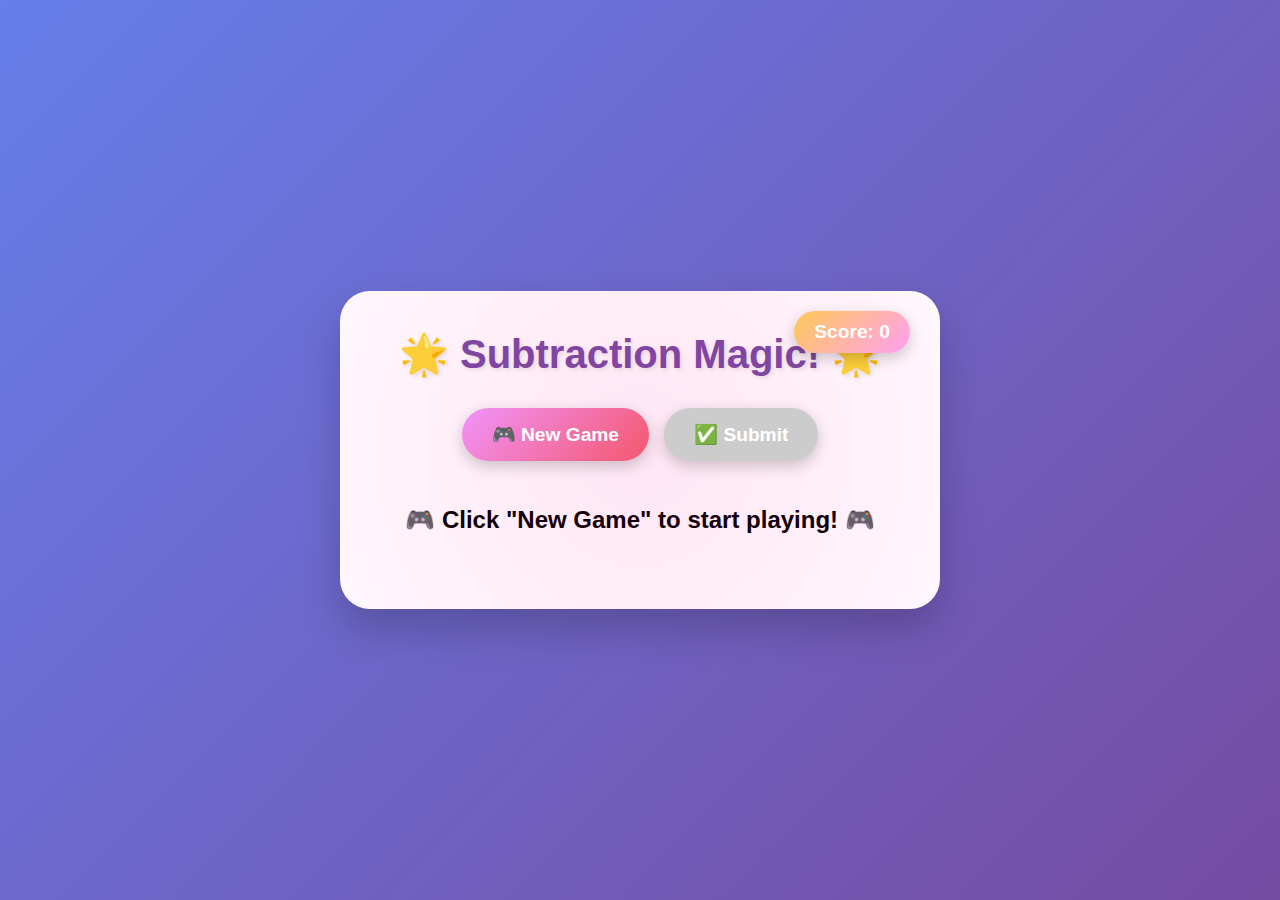
<file: games/subtraction-game.html>
<!DOCTYPE html>
<html lang="en">
<head>
    <meta charset="UTF-8">
    <meta name="viewport" content="width=device-width, initial-scale=1.0">
    <title>Fun Subtraction Game</title>
    <style>
        * {
            margin: 0;
            padding: 0;
            box-sizing: border-box;
        }

        body {
            font-family: 'Comic Sans MS', 'Arial', sans-serif;
            background: linear-gradient(135deg, #667eea 0%, #764ba2 100%);
            min-height: 100vh;
            display: flex;
            justify-content: center;
            align-items: center;
            padding: 20px;
        }

        .game-container {
            background: white;
            border-radius: 30px;
            padding: 40px;
            box-shadow: 0 20px 40px rgba(0, 0, 0, 0.2);
            max-width: 600px;
            width: 100%;
            text-align: center;
            position: relative;
            overflow: hidden;
        }

        .game-container::before {
            content: '';
            position: absolute;
            top: -50%;
            right: -50%;
            width: 200%;
            height: 200%;
            background: radial-gradient(circle, rgba(255, 0, 150, 0.1) 0%, transparent 70%);
            animation: float 10s ease-in-out infinite;
        }

        @keyframes float {
            0%, 100% { transform: translate(0, 0) rotate(0deg); }
            50% { transform: translate(-50px, -50px) rotate(180deg); }
        }

        h1 {
            color: #764ba2;
            font-size: 2.5em;
            margin-bottom: 30px;
            text-shadow: 2px 2px 4px rgba(0, 0, 0, 0.1);
            animation: bounce 2s ease-in-out infinite;
        }

        @keyframes bounce {
            0%, 100% { transform: translateY(0); }
            50% { transform: translateY(-10px); }
        }

        .buttons-container {
            margin-bottom: 30px;
            display: flex;
            gap: 15px;
            justify-content: center;
            flex-wrap: wrap;
        }

        button {
            background: linear-gradient(135deg, #f093fb 0%, #f5576c 100%);
            color: white;
            border: none;
            padding: 15px 30px;
            font-size: 1.2em;
            border-radius: 50px;
            cursor: pointer;
            transition: all 0.3s ease;
            box-shadow: 0 5px 15px rgba(0, 0, 0, 0.2);
            font-weight: bold;
            position: relative;
            overflow: hidden;
            z-index: 1;
        }

        button:hover {
            transform: translateY(-3px);
            box-shadow: 0 8px 20px rgba(0, 0, 0, 0.3);
        }

        button:active {
            transform: translateY(-1px);
        }

        button:disabled {
            background: #ccc;
            cursor: not-allowed;
            transform: none;
        }

        .problem-container {
            background: linear-gradient(135deg, #ffecd2 0%, #fcb69f 100%);
            border-radius: 20px;
            padding: 30px;
            margin: 20px 0;
            box-shadow: 0 10px 20px rgba(0, 0, 0, 0.1);
            position: relative;
            z-index: 1;
        }

        .subtraction-grid {
            display: inline-block;
            text-align: right;
            font-size: 2em;
            font-family: 'Courier New', monospace;
            color: #333;
            background: white;
            padding: 20px;
            border-radius: 15px;
            box-shadow: inset 0 2px 5px rgba(0, 0, 0, 0.1);
        }

        .number-row {
            display: flex;
            justify-content: flex-end;
            align-items: center;
            margin: 10px 0;
            gap: 10px;
        }

        .digit-box {
            width: 50px;
            height: 60px;
            display: flex;
            align-items: center;
            justify-content: center;
            background: #f0f0f0;
            border-radius: 10px;
            font-weight: bold;
            transition: all 0.3s ease;
        }

        .digit-input {
            width: 50px;
            height: 60px;
            font-size: 1.5em;
            text-align: center;
            border: 3px solid #667eea;
            border-radius: 10px;
            background: white;
            color: #333;
            font-weight: bold;
            transition: all 0.3s ease;
        }

        .digit-input:focus {
            outline: none;
            border-color: #f093fb;
            transform: scale(1.1);
            box-shadow: 0 0 15px rgba(240, 147, 251, 0.5);
        }

        .operator {
            font-size: 1.2em;
            color: #f5576c;
            font-weight: bold;
            margin-right: 10px;
        }

        .divider {
            height: 3px;
            background: linear-gradient(90deg, #667eea 0%, #764ba2 100%);
            margin: 10px 0;
            border-radius: 3px;
        }

        .message {
            font-size: 1.5em;
            margin: 20px 0;
            padding: 15px;
            border-radius: 15px;
            font-weight: bold;
            animation: slideIn 0.5s ease-out;
        }

        @keyframes slideIn {
            from {
                opacity: 0;
                transform: translateY(-20px);
            }
            to {
                opacity: 1;
                transform: translateY(0);
            }
        }

        .correct {
            background: linear-gradient(135deg, #84fab0 0%, #8fd3f4 100%);
            color: #2d7a4a;
        }

        .incorrect {
            background: linear-gradient(135deg, #fa709a 0%, #fee140 100%);
            color: #a83232;
        }

        .stars {
            position: absolute;
            width: 100%;
            height: 100%;
            top: 0;
            left: 0;
            pointer-events: none;
            overflow: hidden;
        }

        .star {
            position: absolute;
            font-size: 30px;
            animation: sparkle 3s linear infinite;
        }

        @keyframes sparkle {
            0% {
                transform: translateY(100vh) rotate(0deg);
                opacity: 0;
            }
            10% {
                opacity: 1;
            }
            90% {
                opacity: 1;
            }
            100% {
                transform: translateY(-100vh) rotate(360deg);
                opacity: 0;
            }
        }

        .score {
            position: absolute;
            top: 20px;
            right: 30px;
            background: linear-gradient(135deg, #feca57 0%, #ff9ff3 100%);
            padding: 10px 20px;
            border-radius: 50px;
            font-size: 1.2em;
            font-weight: bold;
            color: white;
            box-shadow: 0 5px 15px rgba(0, 0, 0, 0.2);
            z-index: 10;
        }

        @media (max-width: 600px) {
            .digit-box, .digit-input {
                width: 40px;
                height: 50px;
            }
            
            .digit-input {
                font-size: 1.2em;
            }
            
            h1 {
                font-size: 2em;
            }
            
            button {
                font-size: 1em;
                padding: 12px 25px;
            }
        }
    </style>
</head>
<body>
    <div class="game-container">
        <div class="score" id="score">Score: 0</div>
        <div class="stars" id="stars"></div>
        <h1>🌟 Subtraction Magic! 🌟</h1>
        
        <div class="buttons-container">
            <button id="newGameBtn" onclick="newGame()">🎮 New Game</button>
            <button id="submitBtn" onclick="checkAnswer()" disabled>✅ Submit</button>
            <button id="nextBtn" onclick="nextProblem()" style="display: none;">➡️ Next</button>
        </div>
        
        <div id="problemContainer" class="problem-container" style="display: none;">
            <div class="subtraction-grid">
                <div class="number-row" id="topNumber"></div>
                <div class="number-row">
                    <span class="operator">−</span>
                    <div id="bottomNumber" style="display: flex; gap: 10px;"></div>
                </div>
                <div class="divider"></div>
                <div class="number-row" id="resultNumber"></div>
            </div>
        </div>
        
        <div id="message"></div>
    </div>

    <script>
        let currentProblem = null;
        let score = 0;
        let problemsSolved = 0;

        function generateRandomNumber(digits) {
            const min = Math.pow(10, digits - 1);
            const max = Math.pow(10, digits) - 1;
            return Math.floor(Math.random() * (max - min + 1)) + min;
        }

        function createSubtractionProblem() {
            const topDigits = Math.random() < 0.5 ? 5 : 6;
            let top = generateRandomNumber(topDigits);
            let bottom = generateRandomNumber(topDigits);
            
            // Ensure top is greater than bottom for positive result
            if (bottom > top) {
                [top, bottom] = [bottom, top];
            }
            
            const result = top - bottom;
            
            // Convert to arrays of digits
            const topArr = top.toString().split('').map(Number);
            const bottomArr = bottom.toString().padStart(topArr.length, '0').split('').map(Number);
            const resultArr = result.toString().padStart(topArr.length, '0').split('').map(Number);
            
            // Randomly hide some digits (about 30-40% of total digits)
            const totalDigits = topArr.length + bottomArr.length + resultArr.length;
            const digitsToHide = Math.floor(totalDigits * 0.35);
            
            const hiddenPositions = {
                top: [],
                bottom: [],
                result: []
            };
            
            // Track which columns have hidden digits to ensure only one per column
            const columnsUsed = new Set();
            
            // Randomly select positions to hide
            for (let i = 0; i < digitsToHide; i++) {
                let row, pos;
                let attempts = 0;
                do {
                    const rand = Math.random();
                    if (rand < 0.33) {
                        row = 'top';
                    } else if (rand < 0.66) {
                        row = 'bottom';
                    } else {
                        row = 'result';
                    }
                    pos = Math.floor(Math.random() * topArr.length);
                    attempts++;
                    
                    // If we've tried too many times, just skip this digit
                    if (attempts > 50) {
                        break;
                    }
                } while (hiddenPositions[row].includes(pos) || columnsUsed.has(pos));
                
                if (attempts <= 50) {
                    hiddenPositions[row].push(pos);
                    columnsUsed.add(pos);
                }
            }
            
            return {
                top: topArr,
                bottom: bottomArr,
                result: resultArr,
                hiddenPositions: hiddenPositions
            };
        }

        function displayProblem(problem) {
            const topContainer = document.getElementById('topNumber');
            const bottomContainer = document.getElementById('bottomNumber');
            const resultContainer = document.getElementById('resultNumber');
            
            // Clear previous content
            topContainer.innerHTML = '';
            bottomContainer.innerHTML = '';
            resultContainer.innerHTML = '';
            
            // Display top number
            problem.top.forEach((digit, index) => {
                if (problem.hiddenPositions.top.includes(index)) {
                    const input = document.createElement('input');
                    input.type = 'text';
                    input.className = 'digit-input';
                    input.maxLength = 1;
                    input.dataset.answer = digit;
                    input.dataset.row = 'top';
                    input.dataset.position = index;
                    input.addEventListener('input', handleInput);
                    topContainer.appendChild(input);
                } else {
                    const box = document.createElement('div');
                    box.className = 'digit-box';
                    box.textContent = digit;
                    topContainer.appendChild(box);
                }
            });
            
            // Display bottom number
            problem.bottom.forEach((digit, index) => {
                if (problem.hiddenPositions.bottom.includes(index)) {
                    const input = document.createElement('input');
                    input.type = 'text';
                    input.className = 'digit-input';
                    input.maxLength = 1;
                    input.dataset.answer = digit;
                    input.dataset.row = 'bottom';
                    input.dataset.position = index;
                    input.addEventListener('input', handleInput);
                    bottomContainer.appendChild(input);
                } else {
                    const box = document.createElement('div');
                    box.className = 'digit-box';
                    box.textContent = digit;
                    bottomContainer.appendChild(box);
                }
            });
            
            // Display result number
            problem.result.forEach((digit, index) => {
                if (problem.hiddenPositions.result.includes(index)) {
                    const input = document.createElement('input');
                    input.type = 'text';
                    input.className = 'digit-input';
                    input.maxLength = 1;
                    input.dataset.answer = digit;
                    input.dataset.row = 'result';
                    input.dataset.position = index;
                    input.addEventListener('input', handleInput);
                    resultContainer.appendChild(input);
                } else {
                    const box = document.createElement('div');
                    box.className = 'digit-box';
                    box.textContent = digit;
                    resultContainer.appendChild(box);
                }
            });
        }

        function handleInput(event) {
            const input = event.target;
            input.value = input.value.replace(/[^0-9]/g, '');
            
            // Check if all inputs are filled
            const allInputs = document.querySelectorAll('.digit-input');
            const allFilled = Array.from(allInputs).every(inp => inp.value !== '');
            
            document.getElementById('submitBtn').disabled = !allFilled;
            
            // Auto-focus next input
            if (input.value && allInputs.length > 0) {
                const currentIndex = Array.from(allInputs).indexOf(input);
                if (currentIndex < allInputs.length - 1) {
                    allInputs[currentIndex + 1].focus();
                }
            }
        }

        function checkAnswer() {
            const inputs = document.querySelectorAll('.digit-input');
            let correct = true;
            
            inputs.forEach(input => {
                if (input.value === input.dataset.answer) {
                    input.style.backgroundColor = '#84fab0';
                    input.style.borderColor = '#2d7a4a';
                } else {
                    input.style.backgroundColor = '#fa709a';
                    input.style.borderColor = '#a83232';
                    correct = false;
                }
            });
            
            const messageDiv = document.getElementById('message');
            if (correct) {
                score += 10;
                problemsSolved++;
                messageDiv.innerHTML = '<div class="message correct">🎉 Fantastic! You got it right! 🎉</div>';
                createStars();
                document.getElementById('submitBtn').style.display = 'none';
                document.getElementById('nextBtn').style.display = 'inline-block';
            } else {
                messageDiv.innerHTML = '<div class="message incorrect">🤔 Not quite right. Try again! 🤔</div>';
            }
            
            document.getElementById('score').textContent = `Score: ${score}`;
            
            // Disable inputs after submission
            inputs.forEach(input => input.disabled = true);
            document.getElementById('submitBtn').disabled = true;
        }

        function createStars() {
            const starsContainer = document.getElementById('stars');
            starsContainer.innerHTML = '';
            
            for (let i = 0; i < 10; i++) {
                const star = document.createElement('div');
                star.className = 'star';
                star.textContent = '⭐';
                star.style.left = Math.random() * 100 + '%';
                star.style.animationDelay = Math.random() * 3 + 's';
                star.style.fontSize = (20 + Math.random() * 20) + 'px';
                starsContainer.appendChild(star);
            }
            
            setTimeout(() => {
                starsContainer.innerHTML = '';
            }, 3000);
        }

        function newGame() {
            currentProblem = createSubtractionProblem();
            displayProblem(currentProblem);
            
            document.getElementById('problemContainer').style.display = 'block';
            document.getElementById('submitBtn').style.display = 'inline-block';
            document.getElementById('submitBtn').disabled = true;
            document.getElementById('nextBtn').style.display = 'none';
            document.getElementById('message').innerHTML = '';
            
            // Focus first input
            setTimeout(() => {
                const firstInput = document.querySelector('.digit-input');
                if (firstInput) firstInput.focus();
            }, 100);
        }

        function nextProblem() {
            newGame();
        }

        // Initialize with welcome message
        document.getElementById('message').innerHTML = '<div class="message">🎮 Click "New Game" to start playing! 🎮</div>';
    </script>
</body>
</html>
</file>
<file: styles.css>
/* Global Styles */
* {
    margin: 0;
    padding: 0;
    box-sizing: border-box;
}

body {
    font-family: 'Comic Sans MS', 'Arial', sans-serif;
    background: linear-gradient(135deg, #667eea 0%, #764ba2 100%);
    min-height: 100vh;
    color: #333;
}

.site-wrapper {
    min-height: 100vh;
    display: flex;
    flex-direction: column;
}

/* Header Styles */
.main-header {
    background: rgba(255, 255, 255, 0.95);
    padding: 30px 20px;
    text-align: center;
    position: relative;
    overflow: hidden;
    box-shadow: 0 5px 20px rgba(0, 0, 0, 0.1);
}

.header-content {
    position: relative;
    z-index: 2;
}

.site-title {
    font-size: 3em;
    color: #764ba2;
    margin-bottom: 10px;
    animation: titleGlow 3s ease-in-out infinite;
}

@keyframes titleGlow {
    0%, 100% { text-shadow: 0 0 10px rgba(118, 75, 162, 0.3); }
    50% { text-shadow: 0 0 30px rgba(118, 75, 162, 0.6); }
}

.magic-icon {
    display: inline-block;
    animation: rotate 3s linear infinite;
}

@keyframes rotate {
    from { transform: rotate(0deg); }
    to { transform: rotate(360deg); }
}

.site-tagline {
    font-size: 1.2em;
    color: #667eea;
    font-weight: bold;
}

/* Floating Shapes Animation */
.floating-shapes {
    position: absolute;
    top: 0;
    left: 0;
    width: 100%;
    height: 100%;
    overflow: hidden;
    z-index: 1;
}

.shape {
    position: absolute;
    font-size: 2em;
    color: rgba(118, 75, 162, 0.1);
    animation: float 15s infinite ease-in-out;
}

.shape-1 { top: 20%; left: 10%; animation-delay: 0s; }
.shape-2 { top: 60%; left: 80%; animation-delay: 3s; }
.shape-3 { top: 40%; left: 60%; animation-delay: 6s; }
.shape-4 { top: 80%; left: 20%; animation-delay: 9s; }
.shape-5 { top: 10%; left: 90%; animation-delay: 12s; }

@keyframes float {
    0%, 100% { transform: translateY(0) rotate(0deg); }
    25% { transform: translateY(-20px) rotate(90deg); }
    50% { transform: translateY(0) rotate(180deg); }
    75% { transform: translateY(20px) rotate(270deg); }
}

/* Main Content */
.main-content {
    flex: 1;
    padding: 40px 20px;
    max-width: 1200px;
    margin: 0 auto;
    width: 100%;
}

/* Hero Section */
.hero-section {
    text-align: center;
    margin-bottom: 50px;
}

.section-title {
    font-size: 2.5em;
    color: white;
    margin-bottom: 15px;
    text-shadow: 2px 2px 4px rgba(0, 0, 0, 0.3);
}

.section-subtitle {
    font-size: 1.2em;
    color: rgba(255, 255, 255, 0.9);
}

/* Games Gallery */
.games-gallery {
    display: grid;
    grid-template-columns: repeat(auto-fill, minmax(300px, 1fr));
    gap: 30px;
    margin-bottom: 60px;
}

.game-card {
    background: white;
    border-radius: 20px;
    overflow: hidden;
    box-shadow: 0 10px 30px rgba(0, 0, 0, 0.2);
    transition: all 0.3s ease;
    cursor: pointer;
    position: relative;
}

.game-card:hover {
    transform: translateY(-10px) scale(1.02);
    box-shadow: 0 15px 40px rgba(0, 0, 0, 0.3);
}

.game-card-header {
    background: linear-gradient(135deg, #f093fb 0%, #f5576c 100%);
    padding: 20px;
    text-align: center;
}

.game-icon {
    font-size: 3em;
    margin-bottom: 10px;
}

.game-title {
    color: white;
    font-size: 1.5em;
    margin-bottom: 5px;
}

.game-difficulty {
    color: rgba(255, 255, 255, 0.9);
    font-size: 0.9em;
}

.game-card-body {
    padding: 20px;
}

.game-description {
    color: #666;
    line-height: 1.6;
    margin-bottom: 15px;
}

.game-skills {
    display: flex;
    flex-wrap: wrap;
    gap: 8px;
    margin-bottom: 15px;
}

.skill-tag {
    background: linear-gradient(135deg, #667eea 0%, #764ba2 100%);
    color: white;
    padding: 5px 12px;
    border-radius: 20px;
    font-size: 0.85em;
}

.play-button {
    width: 100%;
    background: linear-gradient(135deg, #84fab0 0%, #8fd3f4 100%);
    color: #2d7a4a;
    border: none;
    padding: 15px;
    font-size: 1.2em;
    font-weight: bold;
    border-radius: 10px;
    cursor: pointer;
    transition: all 0.3s ease;
}

.play-button:hover {
    background: linear-gradient(135deg, #8fd3f4 0%, #84fab0 100%);
    transform: scale(1.05);
}

.game-badge {
    position: absolute;
    top: 10px;
    right: 10px;
    background: #ffd700;
    color: #333;
    padding: 5px 15px;
    border-radius: 20px;
    font-size: 0.8em;
    font-weight: bold;
    box-shadow: 0 3px 10px rgba(0, 0, 0, 0.2);
}

/* Features Section */
.features-section {
    background: rgba(255, 255, 255, 0.1);
    border-radius: 30px;
    padding: 40px;
    backdrop-filter: blur(10px);
}

.features-grid {
    display: grid;
    grid-template-columns: repeat(auto-fit, minmax(250px, 1fr));
    gap: 30px;
    margin-top: 30px;
}

.feature-card {
    background: rgba(255, 255, 255, 0.9);
    padding: 30px;
    border-radius: 20px;
    text-align: center;
    transition: all 0.3s ease;
}

.feature-card:hover {
    transform: translateY(-5px);
    background: white;
    box-shadow: 0 10px 30px rgba(0, 0, 0, 0.2);
}

.feature-icon {
    font-size: 3em;
    margin-bottom: 15px;
    display: block;
}

.feature-card h3 {
    color: #764ba2;
    margin-bottom: 10px;
    font-size: 1.3em;
}

.feature-card p {
    color: #666;
    line-height: 1.6;
}

/* Footer */
.main-footer {
    background: rgba(0, 0, 0, 0.1);
    color: white;
    text-align: center;
    padding: 20px;
}

/* Game Modal */
.game-modal {
    display: none;
    position: fixed;
    top: 0;
    left: 0;
    width: 100%;
    height: 100%;
    background: rgba(0, 0, 0, 0.8);
    z-index: 1000;
    backdrop-filter: blur(5px);
}

.modal-content {
    position: relative;
    width: 90%;
    height: 90%;
    max-width: 1200px;
    max-height: 800px;
    margin: 2% auto;
    background: #f0f0f0;
    border-radius: 20px;
    overflow: hidden;
    box-shadow: 0 20px 60px rgba(0, 0, 0, 0.3);
}

.close-button {
    position: absolute;
    top: 20px;
    right: 20px;
    width: 50px;
    height: 50px;
    background: linear-gradient(135deg, #f093fb 0%, #f5576c 100%);
    color: white;
    border: none;
    border-radius: 50%;
    font-size: 30px;
    cursor: pointer;
    z-index: 10;
    transition: all 0.3s ease;
    box-shadow: 0 5px 15px rgba(0, 0, 0, 0.2);
}

.close-button:hover {
    transform: rotate(90deg) scale(1.1);
}

.game-frame {
    width: 100%;
    height: 100%;
    border: none;
}

/* Responsive Design */
@media (max-width: 768px) {
    .site-title {
        font-size: 2em;
    }
    
    .section-title {
        font-size: 1.8em;
    }
    
    .games-gallery {
        grid-template-columns: 1fr;
        gap: 20px;
    }
    
    .features-grid {
        grid-template-columns: 1fr;
    }
}

/* Loading Animation */
.loading {
    display: inline-block;
    width: 20px;
    height: 20px;
    border: 3px solid rgba(255, 255, 255, 0.3);
    border-radius: 50%;
    border-top-color: white;
    animation: spin 1s ease-in-out infinite;
}

@keyframes spin {
    to { transform: rotate(360deg); }
}

/* Pulse Animation for New Games */
@keyframes pulse {
    0% { transform: scale(1); }
    50% { transform: scale(1.05); }
    100% { transform: scale(1); }
}

.new-game {
    animation: pulse 2s ease-in-out infinite;
}
</file>
